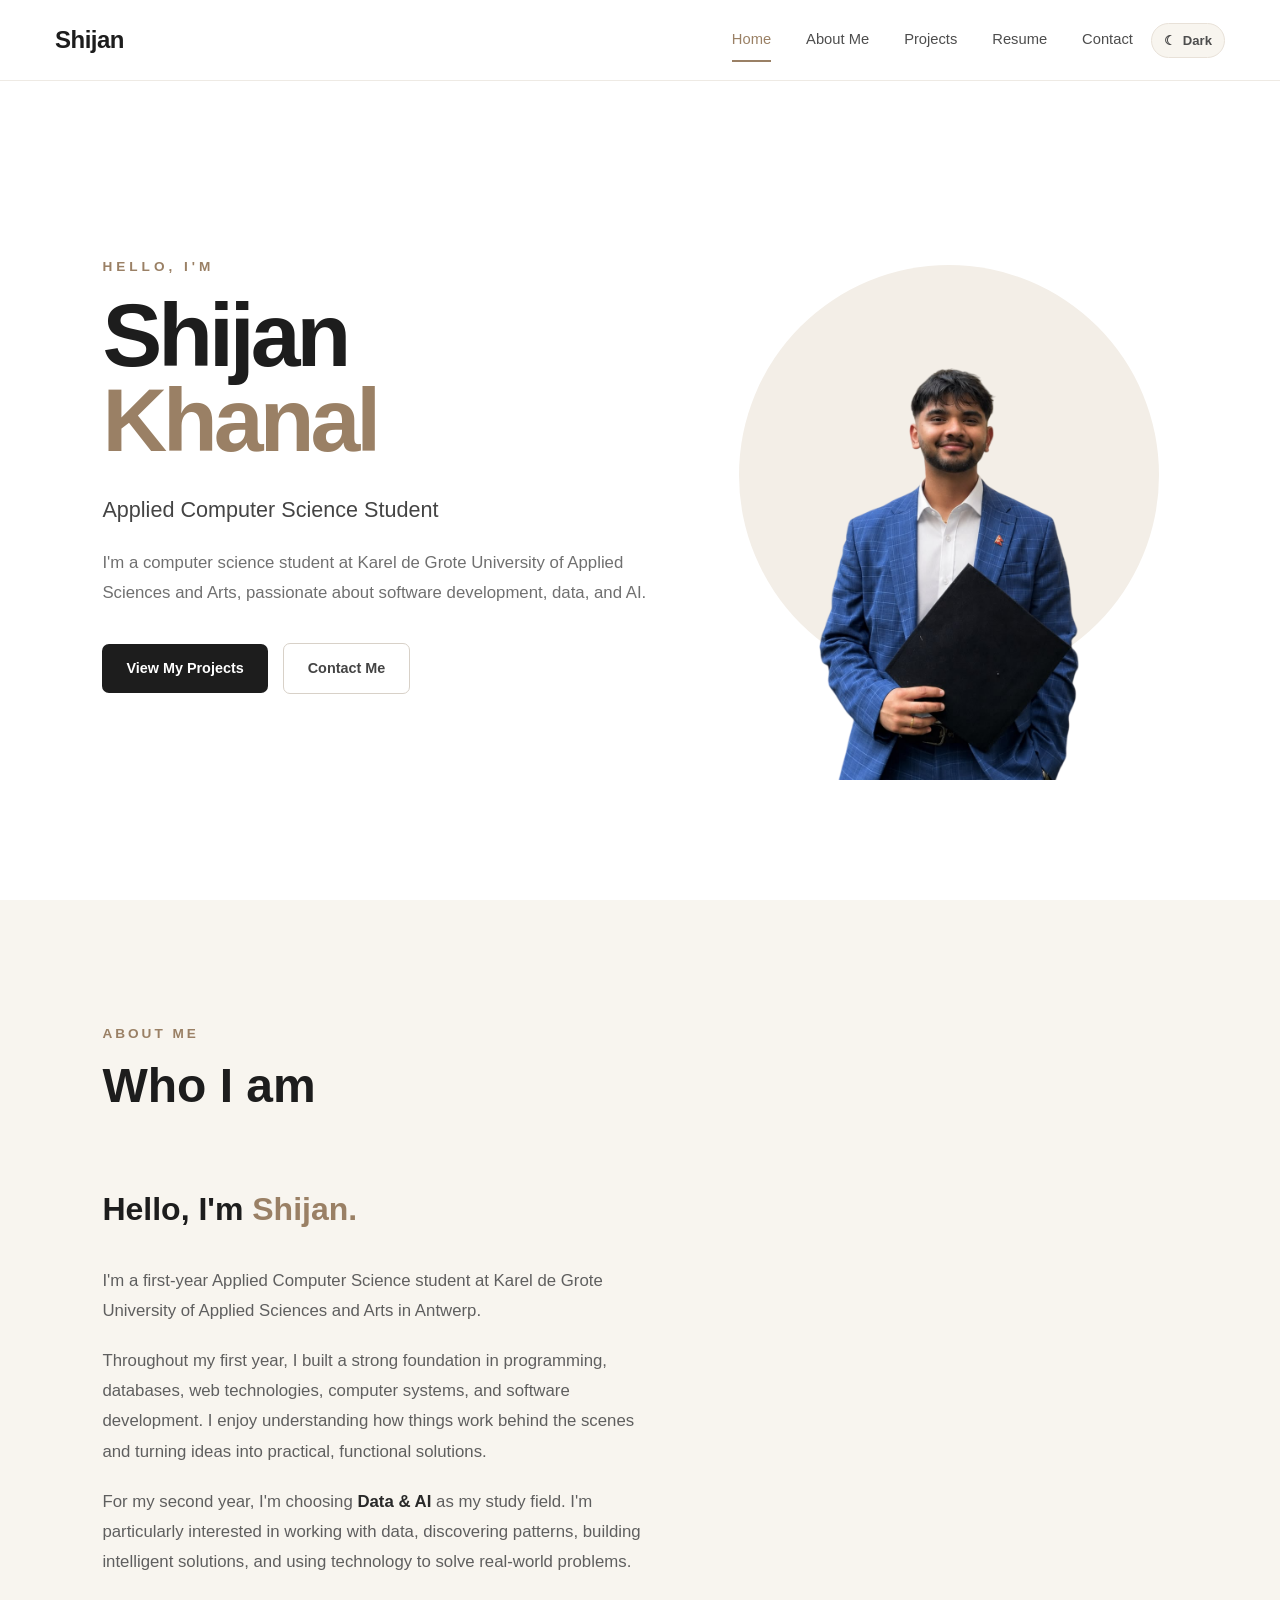
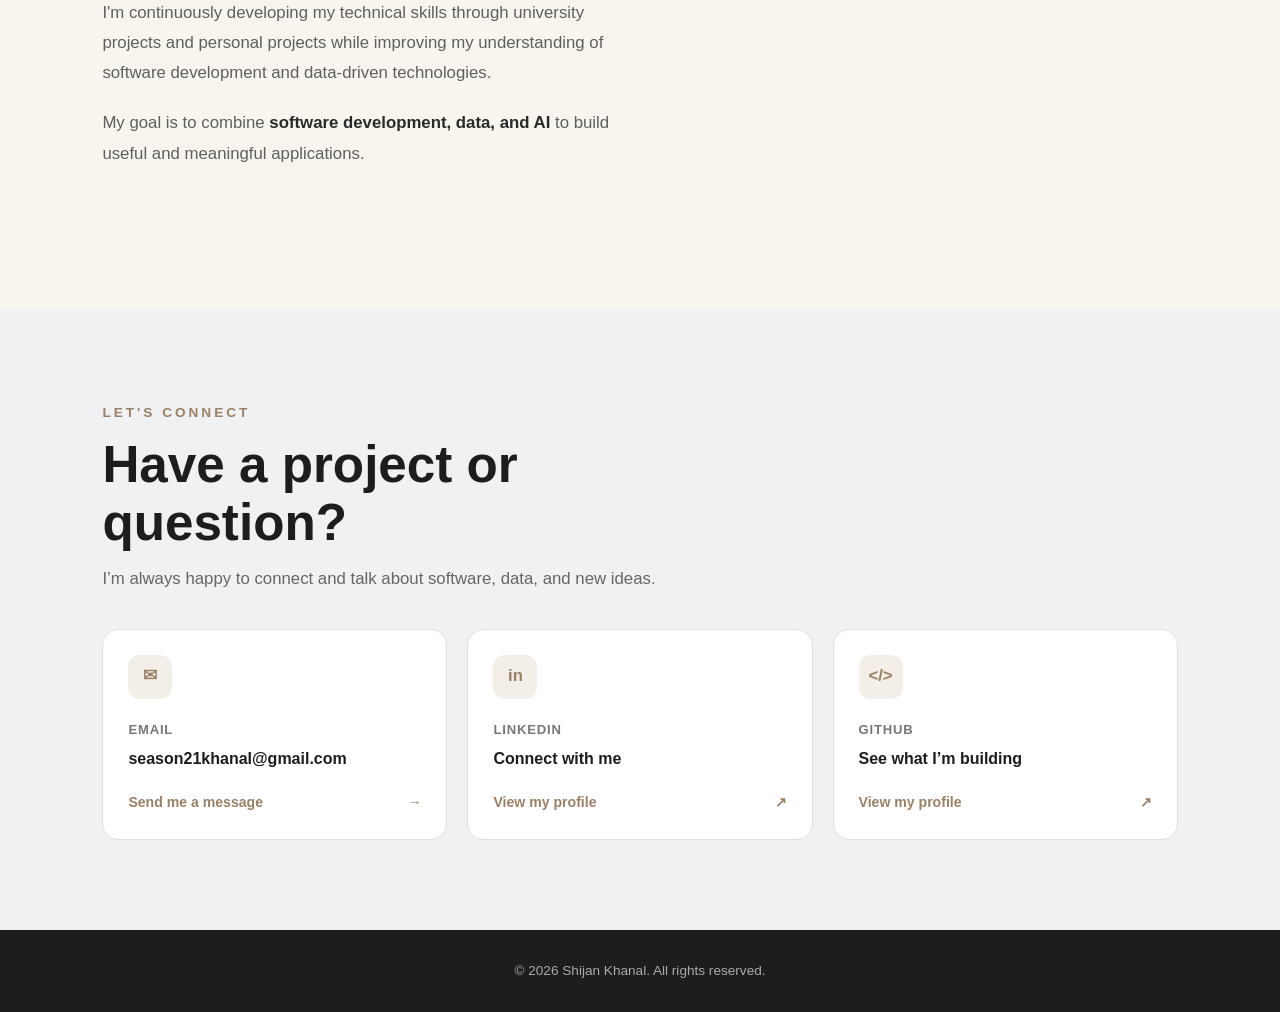
<file: index.html>
<!DOCTYPE html>
<html lang="en">

<head>
    <meta charset="UTF-8">

    <meta name="viewport" content="width=device-width, initial-scale=1.0">

    <meta
            name="description"
            content="Shijan Khanal - Applied Computer Science student specializing in Data & AI."
    >

    <title>Shijan Khanal | Portfolio</title>

    <link rel="stylesheet" href="css/style.css">
</head>

<body>


<!-- =====================================================
     NAVIGATION
====================================================== -->

<header class="navbar">

    <div class="nav-container">

        <a href="index.html" class="logo">
            Shijan
        </a>

        <div class="nav-controls">
        <nav class="nav-menu">

            <a href="index.html" class="nav-link active">
                Home
            </a>

            <a href="index.html#about" class="nav-link">
                About Me
            </a>

            <a href="html/projects.html" class="nav-link">
                Projects
            </a>

            <a href="html/resume.html" class="nav-link">
                Resume
            </a>

            <a href="html/contact.html" class="nav-link">
                Contact
            </a>

        </nav>

            <button class="theme-toggle" type="button" aria-label="Switch to dark theme" aria-pressed="false">
                <span class="theme-toggle-icon" aria-hidden="true">☾</span>
                <span class="theme-toggle-text">Dark</span>
            </button>
        </div>

        <button class="menu-button" aria-label="Open navigation menu">
            ☰
        </button>

    </div>

</header>

<main>

    <section id="home" class="hero-section">

        <div class="hero-container">

            <div class="hero-content">

                <p class="hero-small-text">
                    HELLO, I'M
                </p>

                <h1>
                    Shijan
                    <span>Khanal</span>
                </h1>

                <h2>
                    Applied Computer Science Student
                </h2>

                <p class="hero-description">
                    I'm a computer science student at Karel de Grote
                    University of Applied Sciences and Arts, passionate
                    about software development, data, and AI.
                </p>

                <div class="hero-buttons">

                    <a href="html/projects.html" class="primary-button">
                        View My Projects
                    </a>

                    <a href="html/contact.html" class="secondary-button">
                        Contact Me
                    </a>

                </div>

            </div>

            <div class="hero-image-container">

                <div class="hero-image-background"></div>

                <img
                        src="images/shijan.png"
                        alt="Portrait of Shijan Khanal"
                        class="hero-image"
                >

            </div>

        </div>

    </section>

    <section id="about" class="about-section">

        <div class="about-container">

            <div class="section-heading">

                <span class="section-label">
                    ABOUT ME
                </span>

                <h2>
                    Who I am
                </h2>

            </div>

            <div class="about-content">

                <div class="about-text">

                    <h3>
                        Hello, I'm
                        <span>Shijan.</span>
                    </h3>

                    <p>
                        I'm a first-year Applied Computer Science
                        student at Karel de Grote University of
                        Applied Sciences and Arts in Antwerp.
                    </p>

                    <p>
                        Throughout my first year, I built a strong
                        foundation in programming, databases, web
                        technologies, computer systems, and software
                        development. I enjoy understanding how things
                        work behind the scenes and turning ideas into
                        practical, functional solutions.
                    </p>

                    <p>
                        For my second year, I'm choosing
                        <strong>Data & AI</strong>
                        as my study field. I'm particularly interested
                        in working with data, discovering patterns,
                        building intelligent solutions, and using
                        technology to solve real-world problems.
                    </p>

                    <p>
                        I'm continuously developing my technical skills
                        through university projects and personal
                        projects while improving my understanding of
                        software development and data-driven
                        technologies.
                    </p>

                    <p>
                        My goal is to combine
                        <strong>software development, data, and AI</strong>
                        to build useful and meaningful applications.
                    </p>

                </div>

                
    </div>
</section>
<section id="contact" class="contact-section">
    <div class="contact-container">
        <div class="contact-intro">
            <span class="section-label">LET'S CONNECT</span>
            <h2>Have a project or question?</h2>
            <p>I’m always happy to connect and talk about software, data, and new ideas.</p>
        </div>

        <div class="contact-cards">
            <a class="contact-card" href="mailto:shijan.khanal@outlook.com">
                <span class="contact-card-icon" aria-hidden="true">✉</span>
                <span class="contact-card-label">Email</span>
                <strong>season21khanal@gmail.com</strong>
                <span class="contact-card-action">Send me a message <span aria-hidden="true">→</span></span>
            </a>
            <a class="contact-card" href="https://www.linkedin.com/in/shijan-khanal" target="_blank" rel="noreferrer">
                <span class="contact-card-icon" aria-hidden="true">in</span>
                <span class="contact-card-label">LinkedIn</span>
                <strong>Connect with me</strong>
                <span class="contact-card-action">View my profile <span aria-hidden="true">↗</span></span>
            </a>
            <a class="contact-card" href="https://github.com/Shijan-khanal/Shijan-khanal" target="_blank" rel="noreferrer">
                <span class="contact-card-icon" aria-hidden="true">&lt;/&gt;</span>
                <span class="contact-card-label">GitHub</span>
                <strong>See what I’m building</strong>
                <span class="contact-card-action">View my profile <span aria-hidden="true">↗</span></span>
            </a>
        </div>
    </div>
</section>


<footer class="footer">

    <p>
        © 2026 Shijan Khanal. All rights reserved.
    </p>

</footer>

<script src="js/script.js"></script>

</body>

</html>
</file>
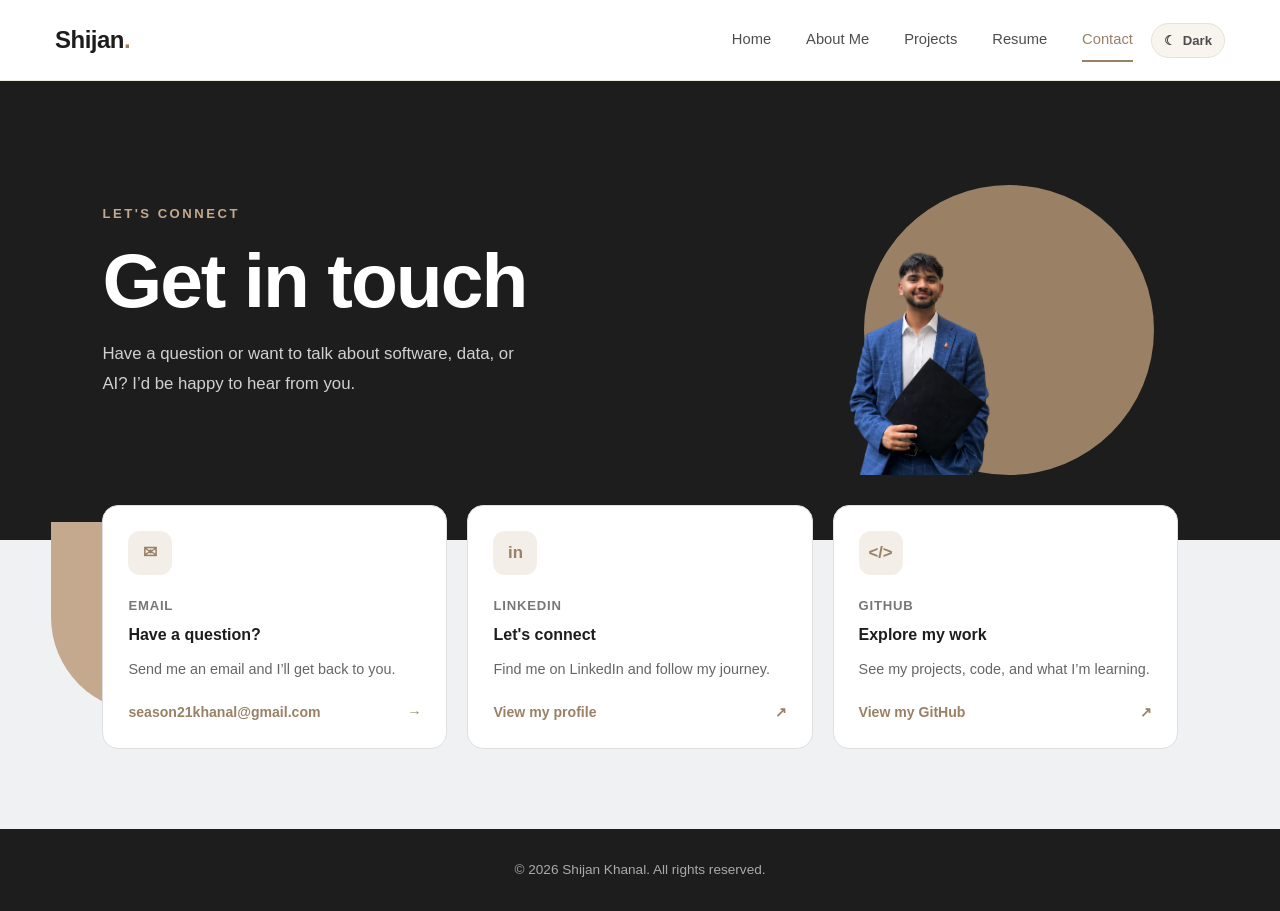
<file: html/contact.html>
<!DOCTYPE html>
<html lang="en">

<head>
    <meta charset="UTF-8">
    <meta name="viewport" content="width=device-width, initial-scale=1.0">
    <title>Contact | Shijan Khanal</title>
    <link rel="stylesheet" href="../css/style.css">
</head>

<body>

<header class="navbar">
    <div class="nav-container">
        <a href="../index.html" class="logo">Shijan<span>.</span></a>

        <div class="nav-controls">
        <nav class="nav-menu">
            <a href="../index.html" class="nav-link">Home</a>
            <a href="../index.html#about" class="nav-link">About Me</a>
            <a href="projects.html" class="nav-link">Projects</a>
            <a href="resume.html" class="nav-link">Resume</a>
            <a href="contact.html" class="nav-link active">Contact</a>
        </nav>

            <button class="theme-toggle" type="button" aria-label="Switch to dark theme" aria-pressed="false">
                <span class="theme-toggle-icon" aria-hidden="true">☾</span>
                <span class="theme-toggle-text">Dark</span>
            </button>
        </div>

        <button class="menu-button" aria-label="Open navigation menu">☰</button>
    </div>
</header>

<main class="contact-page-main">
    <section class="contact-hero">
        <div class="contact-hero-container">
            <div class="contact-hero-copy">
                <span class="contact-eyebrow">LET'S CONNECT</span>
                <h1>Get in touch</h1>
                <p>
                    Have a question or want to talk about software, data, or AI?
                    I’d be happy to hear from you.
                </p>
            </div>

            <div class="contact-hero-image">
                <img src="../images/shijan.png" alt="Portrait of Shijan Khanal">
            </div>
        </div>
    </section>

    <section id="contact" class="contact-options">
        <div class="contact-options-container">
            <div class="contact-cards">
                <a class="contact-card" href="mailto:shijan.khanal@outlook.com">
                    <span class="contact-card-icon" aria-hidden="true">✉</span>
                    <span class="contact-card-label">Email</span>
                    <strong>Have a question?</strong>
                    <p>Send me an email and I’ll get back to you.</p>
                    <span class="contact-card-action">season21khanal@gmail.com <span aria-hidden="true">→</span></span>
                </a>

                <a class="contact-card" href="https://www.linkedin.com/in/shijan-khanal" target="_blank" rel="noreferrer">
                    <span class="contact-card-icon" aria-hidden="true">in</span>
                    <span class="contact-card-label">LinkedIn</span>
                    <strong>Let's connect</strong>
                    <p>Find me on LinkedIn and follow my journey.</p>
                    <span class="contact-card-action">View my profile <span aria-hidden="true">↗</span></span>
                </a>

                <a class="contact-card" href="https://github.com/Shijan-khanal/Shijan-khanal" target="_blank" rel="noreferrer">
                    <span class="contact-card-icon" aria-hidden="true">&lt;/&gt;</span>
                    <span class="contact-card-label">GitHub</span>
                    <strong>Explore my work</strong>
                    <p>See my projects, code, and what I’m learning.</p>
                    <span class="contact-card-action">View my GitHub <span aria-hidden="true">↗</span></span>
                </a>
            </div>
        </div>
    </section>
</main>

<footer class="footer">
    <p>© 2026 Shijan Khanal. All rights reserved.</p>
</footer>

<script src="../js/script.js"></script>
</body>
</html>
</file>
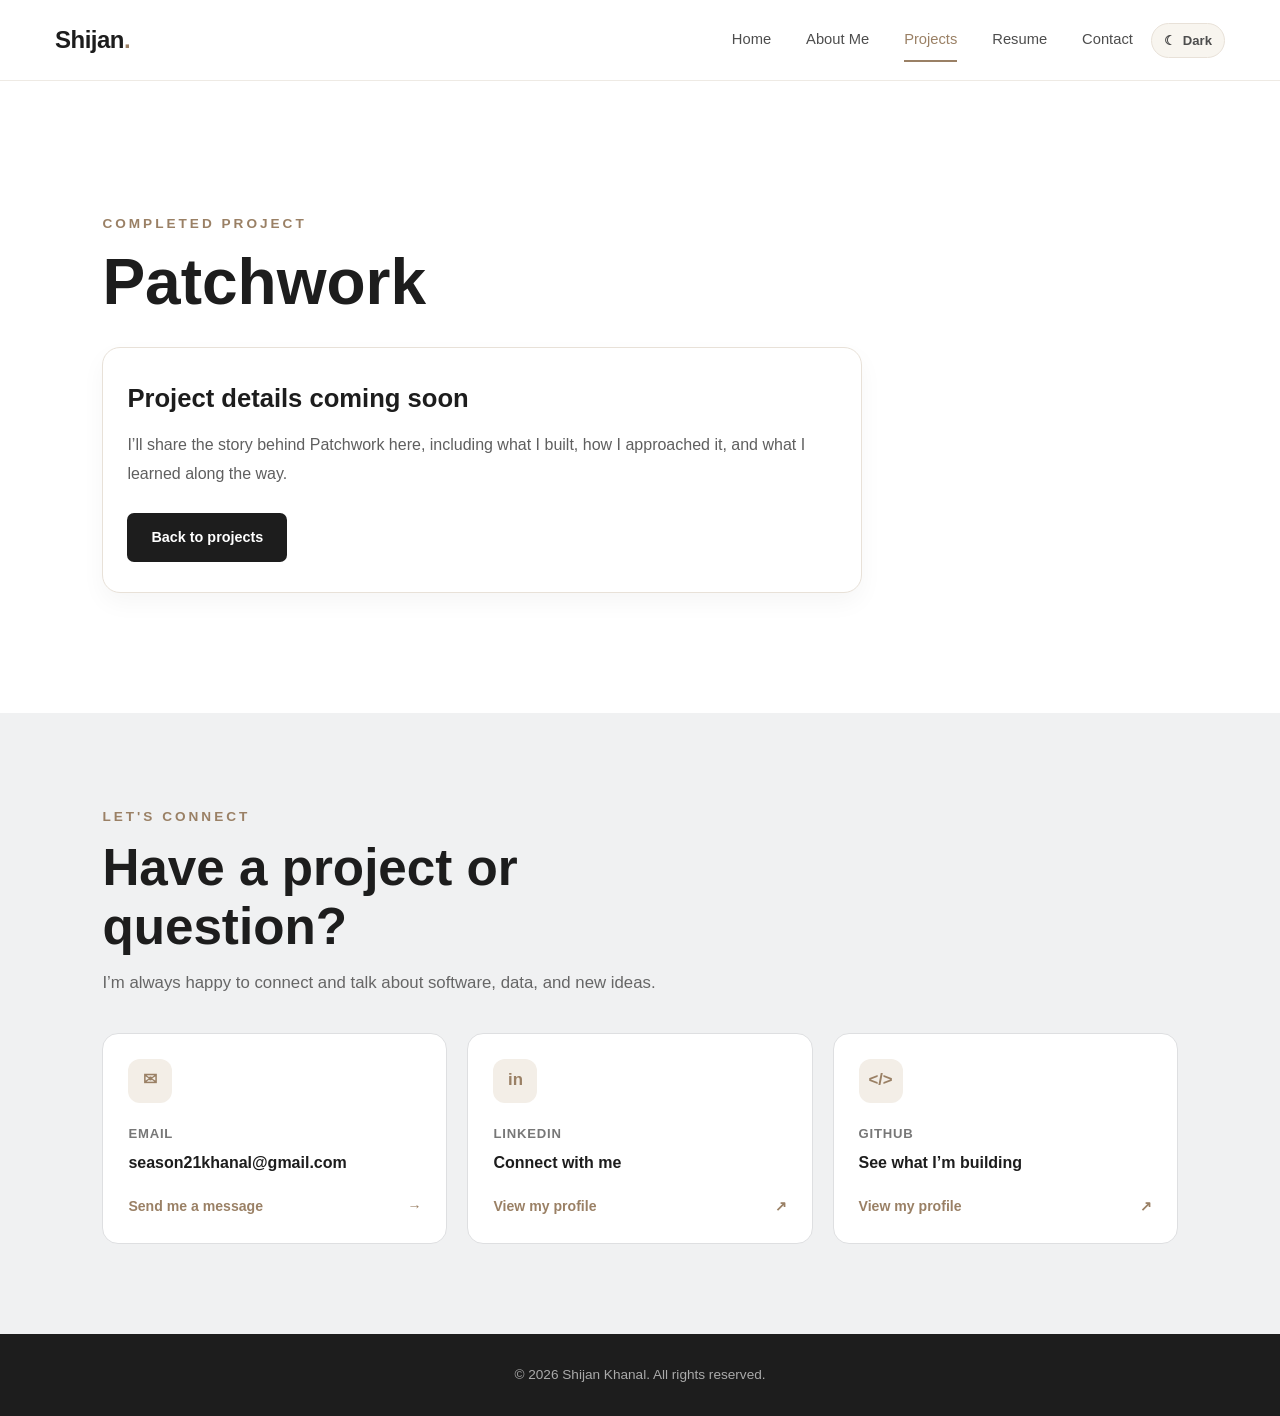
<file: html/patchwork.html>
<!DOCTYPE html>
<html lang="en">

<head>
    <meta charset="UTF-8">
    <meta name="viewport" content="width=device-width, initial-scale=1.0">
    <title>Patchwork | Shijan Khanal</title>
    <link rel="stylesheet" href="../css/style.css">
</head>

<body>

<header class="navbar">
    <div class="nav-container">
        <a href="../index.html" class="logo">Shijan<span>.</span></a>

        <div class="nav-controls">
        <nav class="nav-menu">
            <a href="../index.html" class="nav-link">Home</a>
            <a href="../index.html#about" class="nav-link">About Me</a>
            <a href="projects.html" class="nav-link active">Projects</a>
            <a href="resume.html" class="nav-link">Resume</a>
            <a href="contact.html" class="nav-link">Contact</a>
        </nav>

            <button class="theme-toggle" type="button" aria-label="Switch to dark theme" aria-pressed="false">
                <span class="theme-toggle-icon" aria-hidden="true">☾</span>
                <span class="theme-toggle-text">Dark</span>
            </button>
        </div>

        <button class="menu-button" aria-label="Open navigation menu">☰</button>
    </div>
</header>

<main class="page-main">
    <section class="page-section">
        <div class="page-container patchwork-container">
            <span class="section-label">COMPLETED PROJECT</span>
            <h1>Patchwork</h1>

            <div class="page-card patchwork-placeholder">
                <h2>Project details coming soon</h2>
                <p>
                    I’ll share the story behind Patchwork here, including what I built, how I approached it,
                    and what I learned along the way.
                </p>
                <a class="primary-button" href="projects.html">Back to projects</a>
            </div>
        </div>
    </section>
</main>

<section id="contact" class="contact-section">
    <div class="contact-container">
        <div class="contact-intro">
            <span class="section-label">LET'S CONNECT</span>
            <h2>Have a project or question?</h2>
            <p>I’m always happy to connect and talk about software, data, and new ideas.</p>
        </div>

        <div class="contact-cards">
            <a class="contact-card" href="mailto:shijan.khanal@outlook.com">
                <span class="contact-card-icon" aria-hidden="true">✉</span>
                <span class="contact-card-label">Email</span>
                <strong>season21khanal@gmail.com</strong>
                <span class="contact-card-action">Send me a message <span aria-hidden="true">→</span></span>
            </a>
            <a class="contact-card" href="https://www.linkedin.com/in/shijan-khanal" target="_blank" rel="noreferrer">
                <span class="contact-card-icon" aria-hidden="true">in</span>
                <span class="contact-card-label">LinkedIn</span>
                <strong>Connect with me</strong>
                <span class="contact-card-action">View my profile <span aria-hidden="true">↗</span></span>
            </a>
            <a class="contact-card" href="https://github.com/Shijan-khanal/Shijan-khanal" target="_blank" rel="noreferrer">
                <span class="contact-card-icon" aria-hidden="true">&lt;/&gt;</span>
                <span class="contact-card-label">GitHub</span>
                <strong>See what I’m building</strong>
                <span class="contact-card-action">View my profile <span aria-hidden="true">↗</span></span>
            </a>
        </div>
    </div>
</section>

<footer class="footer">
    <p>© 2026 Shijan Khanal. All rights reserved.</p>
</footer>

<script src="../js/script.js"></script>
</body>
</html>
</file>
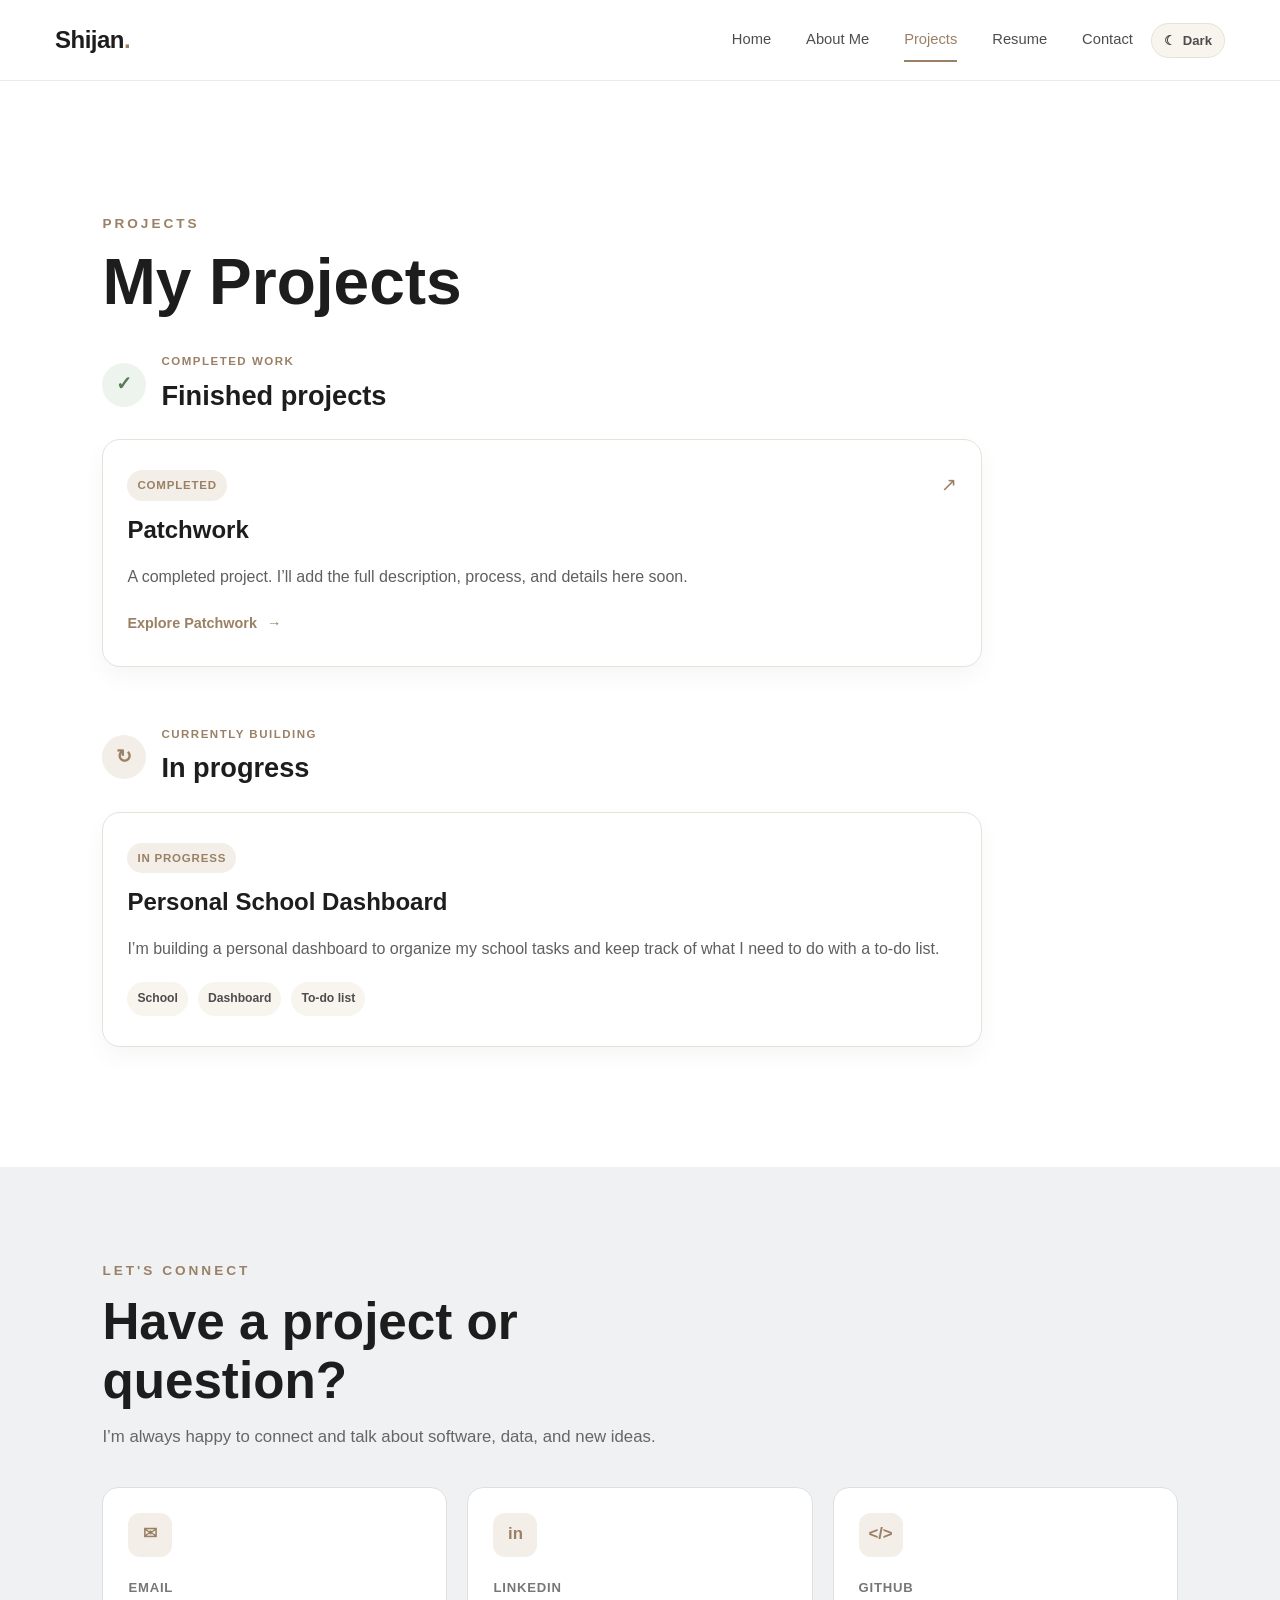
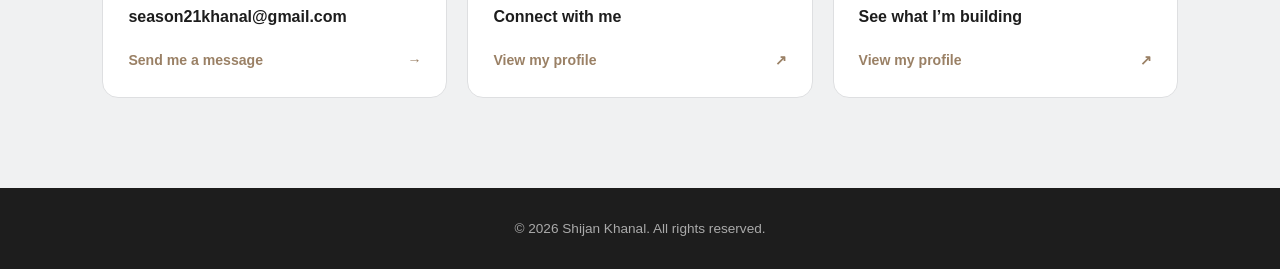
<file: html/projects.html>
<!DOCTYPE html>
<html lang="en">

<head>
    <meta charset="UTF-8">
    <meta name="viewport" content="width=device-width, initial-scale=1.0">
    <title>Projects | Shijan Khanal</title>
    <link rel="stylesheet" href="../css/style.css">
</head>

<body>

<header class="navbar">
    <div class="nav-container">
        <a href="../index.html" class="logo">Shijan<span>.</span></a>

        <div class="nav-controls">
        <nav class="nav-menu">
            <a href="../index.html" class="nav-link">Home</a>
            <a href="../index.html#about" class="nav-link">About Me</a>
            <a href="projects.html" class="nav-link active">Projects</a>
            <a href="resume.html" class="nav-link">Resume</a>
            <a href="contact.html" class="nav-link">Contact</a>
        </nav>

            <button class="theme-toggle" type="button" aria-label="Switch to dark theme" aria-pressed="false">
                <span class="theme-toggle-icon" aria-hidden="true">☾</span>
                <span class="theme-toggle-text">Dark</span>
            </button>
        </div>

        <button class="menu-button" aria-label="Open navigation menu">☰</button>
    </div>
</header>

<main class="page-main">
    <section class="page-section">
        <div class="page-container">
            <span class="section-label">PROJECTS</span>
            <h1>My Projects</h1>

            <div class="project-group">
                <div class="project-group-heading">
                    <span class="project-group-marker project-group-marker-complete" aria-hidden="true">✓</span>
                    <div>
                        <span class="project-group-label">COMPLETED WORK</span>
                        <h2>Finished projects</h2>
                    </div>
                </div>

                <div class="project-list">
                    <a class="page-card project-card" href="patchwork.html">
                        <div class="project-card-topline">
                            <span class="card-tag">Completed</span>
                            <span class="project-card-arrow" aria-hidden="true">↗</span>
                        </div>
                        <h3>Patchwork</h3>
                        <p>
                            A completed project. I’ll add the full description, process, and details here soon.
                        </p>
                        <span class="project-card-action">Explore Patchwork <span aria-hidden="true">→</span></span>
                    </a>
                </div>
            </div>

            <div class="project-group">
                <div class="project-group-heading">
                    <span class="project-group-marker project-group-marker-progress" aria-hidden="true">↻</span>
                    <div>
                        <span class="project-group-label">CURRENTLY BUILDING</span>
                        <h2>In progress</h2>
                    </div>
                </div>

                <div class="project-list">
                    <article class="page-card project-card project-card-in-progress">
                        <div class="project-card-topline">
                            <span class="card-tag">In progress</span>
                        </div>
                        <h3>Personal School Dashboard</h3>
                        <p>
                            I’m building a personal dashboard to organize my school tasks and keep track of
                            what I need to do with a to-do list.
                        </p>
                        <div class="page-meta">
                            <span>School</span>
                            <span>Dashboard</span>
                            <span>To-do list</span>
                        </div>
                    </article>
                </div>
            </div>
        </div>
    </section>
</main>

<section id="contact" class="contact-section">
    <div class="contact-container">
        <div class="contact-intro">
            <span class="section-label">LET'S CONNECT</span>
            <h2>Have a project or question?</h2>
            <p>I’m always happy to connect and talk about software, data, and new ideas.</p>
        </div>

        <div class="contact-cards">
            <a class="contact-card" href="mailto:shijan.khanal@outlook.com">
                <span class="contact-card-icon" aria-hidden="true">✉</span>
                <span class="contact-card-label">Email</span>
                <strong>season21khanal@gmail.com</strong>
                <span class="contact-card-action">Send me a message <span aria-hidden="true">→</span></span>
            </a>
            <a class="contact-card" href="https://www.linkedin.com/in/shijan-khanal" target="_blank" rel="noreferrer">
                <span class="contact-card-icon" aria-hidden="true">in</span>
                <span class="contact-card-label">LinkedIn</span>
                <strong>Connect with me</strong>
                <span class="contact-card-action">View my profile <span aria-hidden="true">↗</span></span>
            </a>
            <a class="contact-card" href="https://github.com/Shijan-khanal/Shijan-khanal" target="_blank" rel="noreferrer">
                <span class="contact-card-icon" aria-hidden="true">&lt;/&gt;</span>
                <span class="contact-card-label">GitHub</span>
                <strong>See what I’m building</strong>
                <span class="contact-card-action">View my profile <span aria-hidden="true">↗</span></span>
            </a>
        </div>
    </div>
</section>

<footer class="footer">
    <p>© 2026 Shijan Khanal. All rights reserved.</p>
</footer>

<script src="../js/script.js"></script>
</body>
</html>
</file>
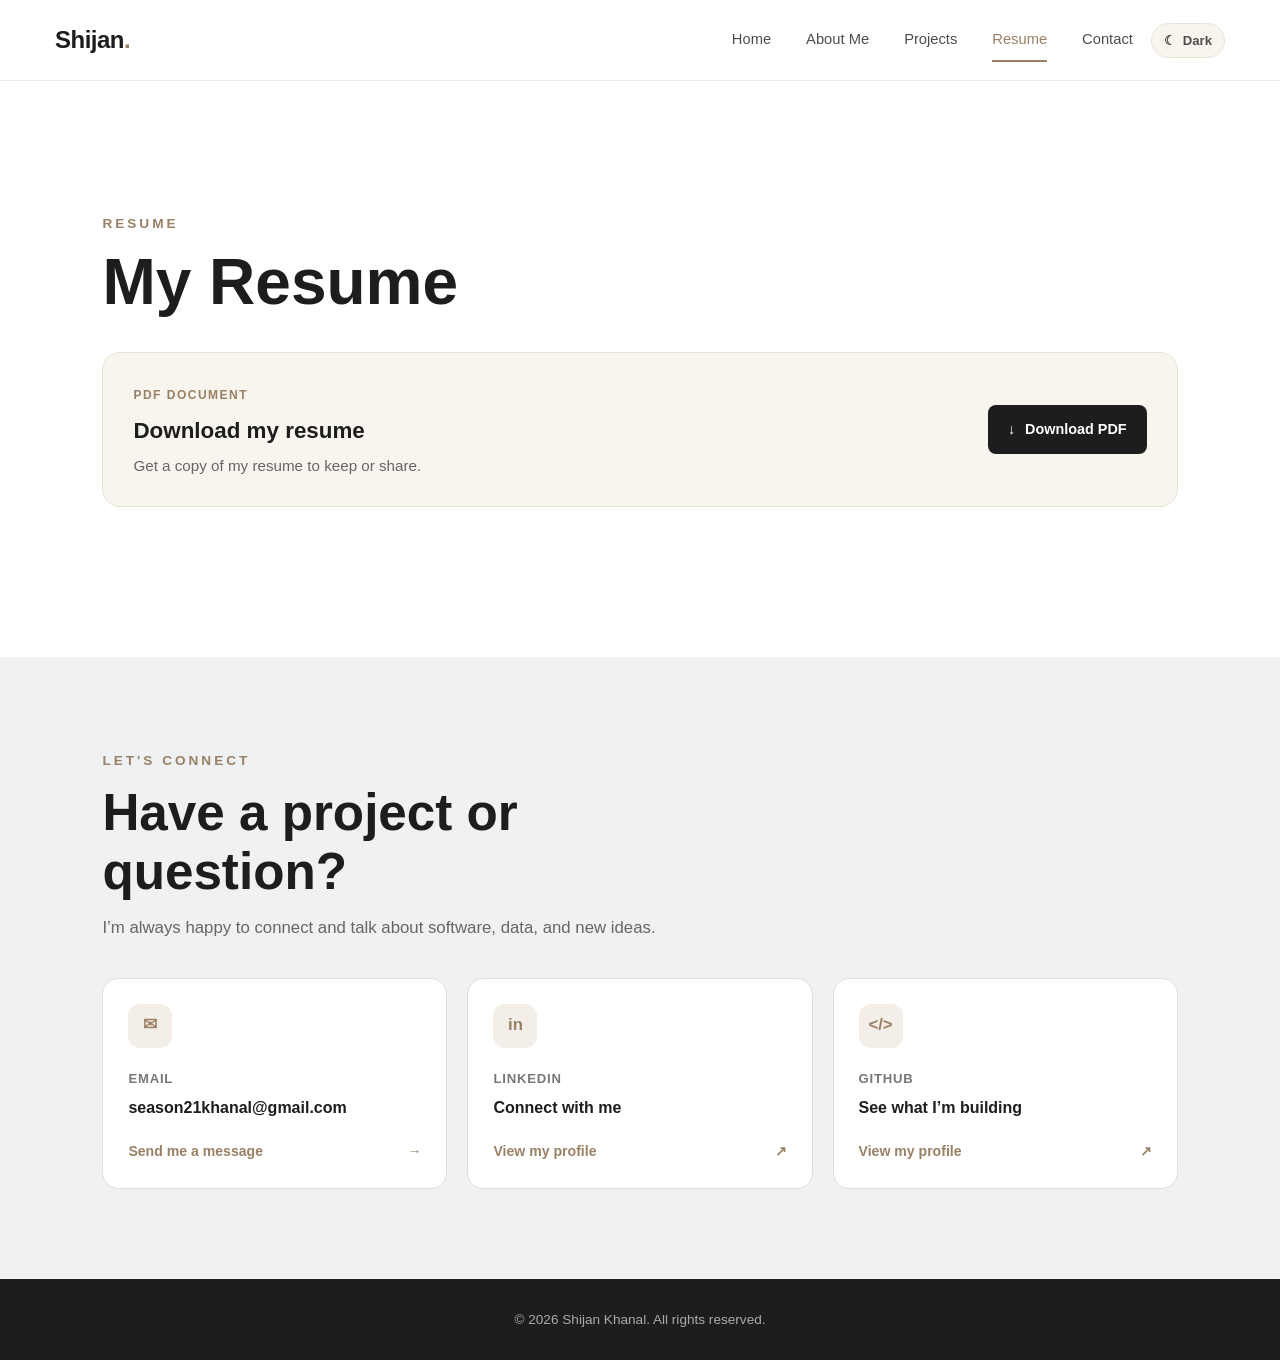
<file: html/resume.html>
<!DOCTYPE html>
<html lang="en">

<head>
    <meta charset="UTF-8">
    <meta name="viewport" content="width=device-width, initial-scale=1.0">
    <title>Resume | Shijan Khanal</title>
    <link rel="stylesheet" href="../css/style.css">
</head>

<body>

<header class="navbar">
    <div class="nav-container">
        <a href="../index.html" class="logo">Shijan<span>.</span></a>

        <div class="nav-controls">
        <nav class="nav-menu">
            <a href="../index.html" class="nav-link">Home</a>
            <a href="../index.html#about" class="nav-link">About Me</a>
            <a href="projects.html" class="nav-link">Projects</a>
            <a href="resume.html" class="nav-link active">Resume</a>
            <a href="contact.html" class="nav-link">Contact</a>
        </nav>

            <button class="theme-toggle" type="button" aria-label="Switch to dark theme" aria-pressed="false">
                <span class="theme-toggle-icon" aria-hidden="true">☾</span>
                <span class="theme-toggle-text">Dark</span>
            </button>
        </div>

        <button class="menu-button" aria-label="Open navigation menu">☰</button>
    </div>
</header>

<main class="page-main">
    <section class="page-section">
        <div class="page-container">
            <span class="section-label">RESUME</span>
            <h1>My Resume</h1>

            <div class="resume-download">
                <div>
                    <span class="resume-download-label">PDF DOCUMENT</span>
                    <h2>Download my resume</h2>
                    <p>Get a copy of my resume to keep or share.</p>
                </div>
                <a class="resume-download-button" href="../Shijan-Khanal-Resume.pdf" download="Shijan-Khanal-Resume.pdf">
                    <span aria-hidden="true">↓</span>
                    Download PDF
                </a>
            </div>
        </div>
    </section>
</main>

<section id="contact" class="contact-section">
    <div class="contact-container">
        <div class="contact-intro">
            <span class="section-label">LET'S CONNECT</span>
            <h2>Have a project or question?</h2>
            <p>I’m always happy to connect and talk about software, data, and new ideas.</p>
        </div>

        <div class="contact-cards">
            <a class="contact-card" href="mailto:shijan.khanal@outlook.com">
                <span class="contact-card-icon" aria-hidden="true">✉</span>
                <span class="contact-card-label">Email</span>
                <strong>season21khanal@gmail.com</strong>
                <span class="contact-card-action">Send me a message <span aria-hidden="true">→</span></span>
            </a>
            <a class="contact-card" href="https://www.linkedin.com/in/shijan-khanal" target="_blank" rel="noreferrer">
                <span class="contact-card-icon" aria-hidden="true">in</span>
                <span class="contact-card-label">LinkedIn</span>
                <strong>Connect with me</strong>
                <span class="contact-card-action">View my profile <span aria-hidden="true">↗</span></span>
            </a>
            <a class="contact-card" href="https://github.com/Shijan-khanal/Shijan-khanal" target="_blank" rel="noreferrer">
                <span class="contact-card-icon" aria-hidden="true">&lt;/&gt;</span>
                <span class="contact-card-label">GitHub</span>
                <strong>See what I’m building</strong>
                <span class="contact-card-action">View my profile <span aria-hidden="true">↗</span></span>
            </a>
        </div>
    </div>
</section>

<footer class="footer">
    <p>© 2026 Shijan Khanal. All rights reserved.</p>
</footer>

<script src="../js/script.js"></script>
</body>
</html>
</file>
<file: css/style.css>
/* =========================================================
   GLOBAL RESET
========================================================= */

* {
    margin: 0;
    padding: 0;
    box-sizing: border-box;
}


html {
    scroll-behavior: smooth;
}


body {
    font-family: Arial, Helvetica, sans-serif;

    background-color: #ffffff;
    
    color: #1d1d1d;

    line-height: 1.6;
}


a {
    text-decoration: none;
    color: inherit;
}


button {
    font-family: inherit;
}


img {
    max-width: 100%;
    display: block;
}



/* =========================================================
   NAVIGATION BAR
========================================================= */

.navbar {
    position: fixed;

    top: 0;
    left: 0;

    width: 100%;

    z-index: 1000;

    background-color: rgba(255, 255, 255, 0.92);

    backdrop-filter: blur(10px);

    border-bottom: 1px solid #eeeae4;
}


.nav-container {
    max-width: 1250px;

    height: 80px;

    margin: 0 auto;

    padding: 0 40px;

    display: flex;

    align-items: center;

    justify-content: space-between;
}



/* =========================================================
   LOGO
========================================================= */

.logo {
    font-size: 1.5rem;

    font-weight: 700;

    letter-spacing: -0.5px;

    color: #1d1d1d;
}


.logo span {
    color: #9a8065;
}



/* =========================================================
   NAVIGATION MENU
========================================================= */

.nav-menu {
    display: flex;

    align-items: center;

    gap: 35px;

    height: 100%;
}


.nav-link {
    position: relative;

    display: flex;

    align-items: center;

    height: 100%;

    font-size: 0.92rem;

    font-weight: 500;

    color: #4d4d4d;

    transition: color 0.3s ease;
}


.nav-link:hover,
.nav-link.active {
    color: #9a8065;
}



/* Underline */

.nav-link::after {
    content: "";

    position: absolute;

    bottom: 18px;
    left: 0;

    width: 0;
    height: 2px;

    background-color: #9a8065;

    transition: width 0.3s ease;
}


.nav-link:hover::after,
.nav-link.active::after {
    width: 100%;
}



/* =========================================================
   PROJECT DROPDOWN
========================================================= */

.nav-dropdown {
    position: relative;

    height: 100%;

    display: flex;

    align-items: center;
}


.dropdown-link {
    gap: 5px;
}


.dropdown-arrow {
    font-size: 0.8rem;

    transition: transform 0.3s ease;
}


.nav-dropdown:hover .dropdown-arrow {
    transform: rotate(180deg);
}


.dropdown-menu {
    position: absolute;

    top: 80px;
    left: 50%;

    transform: translateX(-50%) translateY(10px);

    min-width: 190px;

    padding: 10px;

    background-color: #ffffff;

    border: 1px solid #e8e1d8;

    border-radius: 10px;

    box-shadow: 0 15px 35px rgba(0, 0, 0, 0.08);

    opacity: 0;

    visibility: hidden;

    transition:
            opacity 0.25s ease,
            transform 0.25s ease,
            visibility 0.25s ease;
}


.nav-dropdown:hover .dropdown-menu {
    opacity: 1;

    visibility: visible;

    transform: translateX(-50%) translateY(0);
}


.dropdown-menu a {
    display: block;

    padding: 10px 14px;

    border-radius: 7px;

    font-size: 0.88rem;

    color: #555;

    transition:
            background-color 0.2s ease,
            color 0.2s ease;
}


.dropdown-menu a:hover {
    background-color: #f8f5ef;

    color: #9a8065;
}



/* =========================================================
   MOBILE MENU BUTTON
========================================================= */

.menu-button {
    display: none;

    border: none;

    background: none;

    font-size: 1.6rem;

    cursor: pointer;

    color: #1d1d1d;
}


.nav-controls {
    display: flex;

    align-items: center;

    gap: 18px;

    height: 100%;
}


.theme-toggle {
    display: inline-flex;

    align-items: center;

    justify-content: center;

    gap: 7px;

    padding: 9px 12px;

    border: 1px solid #e8e1d8;

    border-radius: 999px;

    background-color: #f8f5ef;

    color: #4d4d4d;

    font-size: 0.82rem;

    font-weight: 600;

    cursor: pointer;

    transition: background-color 0.2s ease, border-color 0.2s ease, color 0.2s ease;
}


.theme-toggle:hover {
    border-color: #9a8065;

    color: #9a8065;
}


.theme-toggle:focus-visible {
    outline: 3px solid #9a8065;

    outline-offset: 3px;
}


/* =========================================================
   HERO SECTION
========================================================= */

.hero-section {
    min-height: 100vh;

    padding: 130px 8% 80px;

    background-color: #ffffff;

    display: flex;

    align-items: center;
}


.hero-container {
    width: 100%;

    max-width: 1200px;

    margin: 0 auto;

    display: grid;

    grid-template-columns: 1.1fr 0.9fr;

    align-items: center;

    gap: 60px;
}



/* =========================================================
   HERO TEXT
========================================================= */

.hero-content {
    max-width: 650px;
}


.hero-small-text {
    margin-bottom: 15px;

    font-size: 0.85rem;

    font-weight: 700;

    letter-spacing: 4px;

    color: #9a8065;
}


.hero-content h1 {
    margin-bottom: 10px;

    font-size: clamp(4rem, 7vw, 6.5rem);

    line-height: 0.95;

    letter-spacing: -4px;

    font-weight: 700;

    color: #1d1d1d;
}


.hero-content h1 span {
    display: block;

    color: #9a8065;
}


.hero-content h2 {
    margin-top: 30px;

    margin-bottom: 20px;

    font-size: 1.35rem;

    font-weight: 500;

    color: #444;
}


.hero-description {
    max-width: 570px;

    margin-bottom: 35px;

    font-size: 1.05rem;

    line-height: 1.8;

    color: #707070;
}



/* =========================================================
   HERO BUTTONS
========================================================= */

.hero-buttons {
    display: flex;

    align-items: center;

    gap: 15px;
}


.primary-button,
.secondary-button {
    display: inline-flex;

    align-items: center;

    justify-content: center;

    padding: 13px 24px;

    border-radius: 7px;

    font-size: 0.9rem;

    font-weight: 600;

    transition:
            transform 0.3s ease,
            background-color 0.3s ease,
            color 0.3s ease,
            border-color 0.3s ease;
}


.primary-button {
    background-color: #1d1d1d;

    color: #ffffff;
}


.primary-button:hover {
    transform: translateY(-3px);

    background-color: #9a8065;
}


.secondary-button {
    border: 1px solid #d8d1c8;

    color: #444;

    background-color: transparent;
}


.secondary-button:hover {
    transform: translateY(-3px);

    border-color: #9a8065;

    color: #9a8065;
}



/* =========================================================
   HERO IMAGE
========================================================= */

.hero-image-container {
    position: relative;

    min-height: 600px;

    display: flex;

    align-items: center;

    justify-content: center;
}


.hero-image-background {
    position: absolute;

    width: 420px;

    height: 420px;

    border-radius: 50%;

    background-color: #f3eee7;
}


.hero-image {
    position: relative;

    z-index: 2;

    transform: translateX(8%);

    width: 500px;

    max-width: 100%;

    height: auto;

    object-fit: contain;
}



/* =========================================================
   ABOUT SECTION
========================================================= */

.about-section {
    width: 100%;

    padding: 120px 8%;

    background-color: #f8f5ef;
}


.about-container {
    max-width: 1200px;

    margin: 0 auto;
}



/* =========================================================
   SECTION HEADING
========================================================= */

.section-heading {
    margin-bottom: 70px;
}


.section-label {
    display: inline-block;

    margin-bottom: 12px;

    font-size: 0.85rem;

    font-weight: 700;

    letter-spacing: 3px;

    color: #9a8065;
}


.section-heading h2 {
    margin: 0;

    font-size: 3rem;

    line-height: 1.2;

    font-weight: 700;

    color: #1d1d1d;
}



/* =========================================================
   ABOUT CONTENT
========================================================= */

.about-content {
    display: grid;

    grid-template-columns: 1.2fr 1fr;

    gap: 80px;

    align-items: start;
}



/* =========================================================
   ABOUT TEXT
========================================================= */

.about-text {
    max-width: 650px;
}


.about-text h3 {
    margin-top: 0;

    margin-bottom: 30px;

    font-size: 2rem;

    font-weight: 600;

    color: #1d1d1d;
}


.about-text h3 span {
    color: #9a8065;
}


.about-text p {
    margin-bottom: 20px;

    font-size: 1.05rem;

    line-height: 1.8;

    color: #5f5f5f;
}


.about-text strong {
    font-weight: 600;

    color: #292929;
}



/* =========================================================
   ABOUT INFORMATION CARDS
========================================================= */

.about-info {
    display: grid;

    grid-template-columns: 1fr 1fr;

    gap: 18px;
}


.info-card {
    display: flex;

    align-items: flex-start;

    gap: 16px;

    padding: 25px;

    background-color: #ffffff;

    border: 1px solid #e8e1d8;

    border-radius: 14px;

    transition:
            transform 0.3s ease,
            box-shadow 0.3s ease;
}


.info-card:hover {
    transform: translateY(-5px);

    box-shadow: 0 12px 30px rgba(0, 0, 0, 0.07);
}



/* =========================================================
   INFORMATION CARD ICON
========================================================= */

.info-icon {
    display: flex;

    align-items: center;

    justify-content: center;

    width: 45px;
    height: 45px;

    flex-shrink: 0;

    background-color: #f3eee7;

    border-radius: 10px;

    font-size: 1.25rem;
}



/* =========================================================
   INFORMATION CARD TEXT
========================================================= */

.info-card-content span {
    display: block;

    margin-bottom: 5px;

    font-size: 0.75rem;

    font-weight: 600;

    letter-spacing: 1px;

    text-transform: uppercase;

    color: #9a8065;
}


.info-card-content h4 {
    margin: 0 0 5px;

    font-size: 0.98rem;

    font-weight: 600;

    line-height: 1.4;

    color: #252525;
}


.info-card-content p {
    margin: 0;

    font-size: 0.85rem;

    line-height: 1.5;

    color: #777777;
}



/* =========================================================
   PAGE STYLES FOR SEPARATED PAGES
========================================================= */

.page-main {
    padding-top: 110px;
}


.page-section {
    min-height: 500px;

    padding: 100px 8% 120px;

    background-color: #ffffff;
}


.page-container {
    width: 100%;

    max-width: 1200px;

    margin: 0 auto;
}


.page-section h1 {
    margin-bottom: 35px;

    font-size: clamp(2.5rem, 5vw, 4rem);

    line-height: 1.1;

    color: #1d1d1d;
}


.page-grid {
    display: grid;

    grid-template-columns: repeat(3, minmax(0, 1fr));

    gap: 24px;

    margin-top: 30px;
}


.project-group + .project-group {
    margin-top: 58px;
}


.project-group-heading {
    display: flex;

    align-items: center;

    gap: 15px;

    margin-bottom: 22px;
}


.project-group-marker {
    display: flex;

    flex: 0 0 44px;

    align-items: center;

    justify-content: center;

    width: 44px;

    height: 44px;

    border-radius: 50%;

    font-size: 1.2rem;

    font-weight: 700;
}


.project-group-marker-complete {
    background-color: #edf3ed;

    color: #557b59;
}


.project-group-marker-progress {
    background-color: #f3eee7;

    color: #9a8065;
}


.project-group-label {
    display: block;

    margin-bottom: 3px;

    color: #9a8065;

    font-size: 0.72rem;

    font-weight: 700;

    letter-spacing: 1.5px;
}


.project-group-heading h2 {
    color: #1d1d1d;

    font-size: 1.7rem;
}


.project-list {
    display: grid;

    grid-template-columns: minmax(0, 1fr);

    gap: 20px;

    max-width: 880px;
}


.project-card {
    display: block;

    color: #1d1d1d;

    text-decoration: none;
}


a.project-card {
    transition: transform 0.25s ease, box-shadow 0.25s ease, border-color 0.25s ease;
}


a.project-card:hover {
    transform: translateY(-4px);

    border-color: #b5a28e;

    box-shadow: 0 14px 32px rgba(29, 29, 29, 0.09);
}


a.project-card:focus-visible {
    outline: 3px solid #9a8065;

    outline-offset: 4px;
}


.project-card-topline {
    display: flex;

    align-items: center;

    justify-content: space-between;

    margin-bottom: 10px;
}


.project-card-topline .card-tag {
    margin-bottom: 0;
}


.project-card-arrow {
    color: #9a8065;

    font-size: 1.2rem;
}


.project-card-action {
    display: inline-flex;

    gap: 10px;

    margin-top: 20px;

    color: #9a8065;

    font-size: 0.9rem;

    font-weight: 700;
}


.project-card-in-progress .card-tag {
    background-color: #f3eee7;
}


.patchwork-container h1 {
    margin-bottom: 30px;
}


.patchwork-placeholder {
    max-width: 760px;

    padding: 40px;
}


.patchwork-placeholder h2 {
    margin-bottom: 12px;

    color: #1d1d1d;

    font-size: 1.6rem;
}


.patchwork-placeholder p {
    margin-bottom: 24px;
}


.page-card {
    padding: 30px 24px;

    border: 1px solid #e8e1d8;

    border-radius: 18px;

    background-color: #ffffff;

    box-shadow: 0 10px 25px rgba(0, 0, 0, 0.04);
}


.page-card h3 {
    margin-bottom: 14px;

    font-size: 1.5rem;

    color: #1d1d1d;
}


.page-card p {
    color: #5f5f5f;

    line-height: 1.8;
}


.card-tag {
    display: inline-block;

    margin-bottom: 10px;

    padding: 6px 10px;

    border-radius: 999px;

    background-color: #f3eee7;

    color: #9a8065;

    font-size: 0.72rem;

    font-weight: 700;

    letter-spacing: 0.8px;

    text-transform: uppercase;
}


.page-meta {
    display: flex;

    flex-wrap: wrap;

    gap: 10px;

    margin-top: 18px;
}


.page-meta span {
    padding: 7px 10px;

    border-radius: 999px;

    background-color: #f8f5ef;

    color: #4d4d4d;

    font-size: 0.76rem;

    font-weight: 600;
}


.page-list {
    list-style: none;

    display: grid;

    gap: 12px;
}


.page-list li {
    position: relative;

    padding-left: 18px;

    color: #5f5f5f;

    line-height: 1.8;
}


.page-list li::before {
    content: "•";

    position: absolute;

    left: 0;

    color: #9a8065;

    font-size: 1.3rem;

    line-height: 1;
}


.resume-card + .resume-card {
    margin-top: 22px;
}


.resume-download {
    display: flex;

    align-items: center;

    justify-content: space-between;

    gap: 24px;

    margin-bottom: 30px;

    padding: 28px 30px;

    border: 1px solid #e8e1d8;

    border-radius: 18px;

    background-color: #f8f5ef;
}


.resume-download-label {
    display: inline-block;

    margin-bottom: 8px;

    color: #9a8065;

    font-size: 0.75rem;

    font-weight: 700;

    letter-spacing: 1.5px;
}


.resume-download h2 {
    margin-bottom: 5px;

    color: #1d1d1d;

    font-size: 1.4rem;
}


.resume-download p {
    color: #666;

    font-size: 0.95rem;
}


.resume-download-button {
    display: inline-flex;

    flex-shrink: 0;

    align-items: center;

    justify-content: center;

    gap: 10px;

    padding: 13px 20px;

    border-radius: 8px;

    background-color: #1d1d1d;

    color: #ffffff;

    font-size: 0.9rem;

    font-weight: 600;

    transition: transform 0.2s ease, background-color 0.2s ease;
}


.resume-download-button:hover {
    transform: translateY(-2px);

    background-color: #9a8065;
}


.contact-links {
    display: grid;

    gap: 16px;

    margin-top: 24px;
}


.social-link {
    display: inline-flex;

    align-items: center;

    width: fit-content;

    padding: 16px 20px;

    border: 1px solid #e8e1d8;

    border-radius: 12px;

    background-color: #ffffff;

    color: #1d1d1d;

    font-weight: 600;

    transition: transform 0.2s ease, border-color 0.2s ease, color 0.2s ease;
}


.social-link:hover {
    transform: translateY(-2px);

    border-color: #9a8065;

    color: #9a8065;
}


.contact-section {
    padding: 90px 8%;

    background-color: #f0f1f2;
}


.contact-page-section {
    min-height: calc(100vh - 60px);

    display: flex;

    align-items: center;

    padding-top: 150px;
}


.contact-page-main {
    padding-top: 80px;
}


.contact-hero {
    overflow: hidden;

    padding: 45px 8% 65px;

    background-color: #1d1d1d;

    color: #ffffff;
}


.contact-hero-container {
    display: grid;

    grid-template-columns: 1fr 0.9fr;

    align-items: center;

    gap: 70px;

    width: 100%;

    max-width: 1200px;

    min-height: 350px;

    margin: 0 auto;
}


.contact-hero-copy {
    max-width: 520px;
}


.contact-eyebrow {
    display: inline-block;

    margin-bottom: 16px;

    color: #c4a98e;

    font-size: 0.82rem;

    font-weight: 700;

    letter-spacing: 2.5px;
}


.contact-hero-copy h1 {
    margin-bottom: 18px;

    color: #ffffff;

    font-size: clamp(3rem, 6vw, 4.8rem);

    line-height: 1.05;

    letter-spacing: -2px;
}


.contact-hero-copy p {
    max-width: 440px;

    color: #d1d1d1;

    font-size: 1.05rem;

    line-height: 1.8;
}


.contact-hero-image {
    position: relative;

    height: 330px;

    align-self: end;
}


.contact-hero-image::before {
    position: absolute;

    right: 5%;

    bottom: 0;

    width: 290px;

    height: 290px;

    border-radius: 50%;

    background-color: #9a8065;

    content: "";
}


.contact-hero-image img {
    position: relative;

    z-index: 1;

    width: 100%;

    height: 100%;

    object-fit: contain;

    object-position: center bottom;
}


.contact-options {
    position: relative;

    padding: 0 8% 80px;

    background-color: #f0f1f2;

    scroll-margin-top: 80px;
}


.contact-options::before {
    position: absolute;

    top: -18px;

    left: 4%;

    width: 190px;

    height: 190px;

    border-radius: 0 0 55% 55%;

    background-color: #c4a98e;

    content: "";
}


.contact-options-container {
    position: relative;

    width: 100%;

    max-width: 1200px;

    margin: 0 auto;
}


.contact-options .contact-cards {
    position: relative;

    z-index: 1;

    transform: translateY(-35px);

    margin-bottom: -35px;
}


.contact-container {
    width: 100%;

    max-width: 1200px;

    margin: 0 auto;
}


.contact-intro {
    max-width: 650px;

    margin-bottom: 35px;
}


.contact-intro h1,
.contact-intro h2 {
    margin-bottom: 12px;

    font-size: clamp(2rem, 4vw, 3.2rem);

    line-height: 1.15;

    color: #1d1d1d;
}


.contact-intro p {
    color: #666;

    font-size: 1.05rem;

    line-height: 1.7;
}


.contact-cards {
    display: grid;

    grid-template-columns: repeat(3, minmax(0, 1fr));

    gap: 20px;
}


.contact-card {
    display: flex;

    flex-direction: column;

    align-items: flex-start;

    min-width: 0;

    padding: 25px;

    border: 1px solid #dedfe1;

    border-radius: 16px;

    background-color: #fff;

    color: #1d1d1d;

    transition: transform 0.25s ease, box-shadow 0.25s ease, border-color 0.25s ease;
}


.contact-card p {
    margin-top: 10px;

    color: #666;

    font-size: 0.9rem;

    line-height: 1.6;
}


.contact-card:hover {
    transform: translateY(-4px);

    border-color: #b5a28e;

    box-shadow: 0 14px 32px rgba(29, 29, 29, 0.09);
}


.contact-card-icon {
    display: flex;

    align-items: center;

    justify-content: center;

    width: 44px;

    height: 44px;

    margin-bottom: 20px;

    border-radius: 12px;

    background-color: #f3eee7;

    color: #9a8065;

    font-size: 1.05rem;

    font-weight: 700;
}


.contact-card-label {
    margin-bottom: 6px;

    color: #777;

    font-size: 0.82rem;

    font-weight: 600;

    letter-spacing: 0.8px;

    text-transform: uppercase;
}


.contact-card strong {
    max-width: 100%;

    overflow-wrap: anywhere;

    font-size: 1rem;
}


.contact-card-action {
    display: flex;

    justify-content: space-between;

    width: 100%;

    margin-top: 20px;

    color: #9a8065;

    font-size: 0.88rem;

    font-weight: 600;
}


/* =========================================================
   FOOTER
========================================================= */

.footer {
    padding: 30px 8%;

    text-align: center;

    background-color: #1d1d1d;

    color: #aaaaaa;

    font-size: 0.85rem;
}



/* =========================================================
   RESPONSIVE DESIGN
========================================================= */


/* ---------------------------------------------------------
   TABLETS
--------------------------------------------------------- */

@media (max-width: 1000px) {

    .nav-container {
        padding: 0 30px;
    }


    .nav-menu {
        gap: 20px;
    }


    .hero-section {
        padding-left: 6%;
        padding-right: 6%;
    }


    .hero-container {
        grid-template-columns: 1fr 0.8fr;

        gap: 30px;
    }


    .hero-content h1 {
        font-size: 5rem;
    }


    .hero-image-container {
        min-height: 500px;
    }


    .hero-image-background {
        width: 350px;
        height: 350px;
    }


    .about-section {
        padding: 100px 6%;
    }


    .about-content {
        grid-template-columns: 1fr;

        gap: 60px;
    }


    .about-text {
        max-width: 100%;
    }


    .contact-cards {
        grid-template-columns: 1fr;
    }


    .contact-hero {
        padding-right: 6%;

        padding-left: 6%;
    }


    .contact-hero-container {
        grid-template-columns: 1fr 0.8fr;

        gap: 30px;
    }


    .contact-hero-image {
        height: 280px;
    }


    .contact-hero-image::before {
        width: 230px;

        height: 230px;
    }


    .contact-options {
        padding-right: 6%;

        padding-left: 6%;
    }

}



/* ---------------------------------------------------------
   SMALL TABLETS
--------------------------------------------------------- */

@media (max-width: 800px) {

    .nav-menu {
        display: none;
    }


    .contact-options .contact-cards {
        grid-template-columns: 1fr;
    }


    .menu-button {
        display: block;
    }


    .hero-section {
        padding-top: 130px;

        text-align: center;
    }


    .hero-container {
        grid-template-columns: 1fr;

        gap: 40px;
    }


    .hero-content {
        max-width: 700px;

        margin: 0 auto;
    }


    .hero-description {
        margin-left: auto;

        margin-right: auto;
    }


    .hero-buttons {
        justify-content: center;
    }


    .hero-image-container {
        min-height: 450px;

        order: -1;
    }


    .hero-image {
        width: 430px;
    }


    .hero-image-background {
        width: 340px;

        height: 340px;
    }

}



/* ---------------------------------------------------------
   PHONES
--------------------------------------------------------- */

@media (max-width: 650px) {

    .nav-container {
        height: 70px;

        padding: 0 14px;
    }


    .theme-toggle {
        gap: 0;

        width: 40px;

        height: 40px;

        padding: 0;
    }


    .theme-toggle-text {
        display: none;
    }


    .hero-section {
        padding: 110px 5% 70px;
    }

    .hero-content h1 {
        font-size: 4rem;

        letter-spacing: -3px;
    }


    .hero-content h2 {
        font-size: 1.15rem;
    }


    .hero-description {
        font-size: 0.98rem;
    }


    .hero-buttons {
        flex-direction: column;

        width: 100%;
    }


    .primary-button,
    .secondary-button {
        width: 100%;

        max-width: 280px;
    }


    .hero-image-container {
        min-height: 350px;
    }


    .hero-image {
        width: 350px;
    }


    .hero-image-background {
        width: 280px;

        height: 280px;
    }


    .about-section {
        padding: 80px 5%;
    }


    .section-heading {
        margin-bottom: 45px;
    }


    .section-heading h2 {
        font-size: 2.4rem;
    }


    .about-text h3 {
        font-size: 1.7rem;
    }


    .about-text p {
        font-size: 1rem;
    }


    .about-info {
        grid-template-columns: 1fr;
    }


    .contact-section {
        padding: 70px 5%;
    }


    .resume-download {
        align-items: flex-start;

        flex-direction: column;

        padding: 24px;
    }


    .contact-page-section {
        padding-top: 120px;
    }


    .contact-page-main {
        padding-top: 70px;
    }


    .contact-hero {
        padding: 55px 5% 35px;
    }


    .contact-hero-container {
        grid-template-columns: 1fr;

        gap: 25px;

        text-align: center;
    }


    .contact-hero-copy,
    .contact-hero-copy p {
        margin-right: auto;

        margin-left: auto;
    }


    .contact-hero-image {
        width: 100%;

        max-width: 350px;

        height: 260px;

        margin: 0 auto;
    }


    .contact-hero-image::before {
        right: 50%;

        transform: translateX(50%);
    }


    .contact-options {
        padding: 0 5% 60px;
    }


    .contact-options::before {
        left: 2%;

        width: 120px;

        height: 125px;
    }


    .placeholder-section {
        min-height: 400px;

        padding: 80px 5%;
    }


    .placeholder-container h2 {
        font-size: 2.4rem;
    }

}



/* ---------------------------------------------------------
   SMALL PHONES
--------------------------------------------------------- */

@media (max-width: 400px) {

    .logo {
        font-size: 1.3rem;
    }


    .hero-content h1 {
        font-size: 3.3rem;
    }


    .hero-image {
        width: 300px;
    }


    .hero-image-background {
        width: 240px;

        height: 240px;
    }


    .section-heading h2 {
        font-size: 2.1rem;
    }


    .about-text h3 {
        font-size: 1.5rem;
    }


    .info-card {
        padding: 20px;
    }

}


/* =========================================================
   DARK THEME
========================================================= */

body.dark-theme {
    background-color: #101113;

    color: #e9e7e4;
}


.dark-theme .navbar {
    background-color: rgba(16, 17, 19, 0.94);

    border-bottom-color: #292a2d;
}


.dark-theme .logo,
.dark-theme .nav-link,
.dark-theme .menu-button {
    color: #e9e7e4;
}


.dark-theme .nav-link:hover,
.dark-theme .nav-link.active {
    color: #c4a98e;
}


.dark-theme .nav-link::after {
    background-color: #c4a98e;
}


.dark-theme .theme-toggle {
    border-color: #444147;

    background-color: #242326;

    color: #e9e7e4;
}


.dark-theme .theme-toggle:hover {
    border-color: #c4a98e;

    color: #c4a98e;
}


.dark-theme .dropdown-menu {
    border-color: #3a3938;

    background-color: #202124;
}


.dark-theme .dropdown-menu a {
    color: #e9e7e4;
}


.dark-theme .dropdown-menu a:hover {
    background-color: #303033;

    color: #c4a98e;
}


.dark-theme .hero-section,
.dark-theme .page-section,
.dark-theme .placeholder-section {
    background-color: #101113;
}


.dark-theme .hero-content h1,
.dark-theme .section-heading h2,
.dark-theme .about-text h3,
.dark-theme .about-text strong,
.dark-theme .page-section h1,
.dark-theme .page-card h3,
.dark-theme .patchwork-placeholder h2,
.dark-theme .project-group-heading h2,
.dark-theme .resume-download h2,
.dark-theme .placeholder-container h2 {
    color: #f0eeeb;
}


.dark-theme .hero-content h2,
.dark-theme .about-text p,
.dark-theme .page-card p,
.dark-theme .page-list li,
.dark-theme .resume-download p,
.dark-theme .placeholder-container p {
    color: #b9b7b4;
}


.dark-theme .hero-description {
    color: #aaa8a5;
}


.dark-theme .hero-image-background {
    background-color: #292621;
}


.dark-theme .about-section {
    background-color: #191a1d;
}


.dark-theme .info-card,
.dark-theme .page-card,
.dark-theme .social-link {
    border-color: #333438;

    background-color: #202124;

    color: #e9e7e4;
}


.dark-theme .info-card-content h4 {
    color: #f0eeeb;
}


.dark-theme .info-card-content p,
.dark-theme .contact-card-label {
    color: #aaa8a5;
}


.dark-theme .info-icon,
.dark-theme .card-tag,
.dark-theme .page-meta span,
.dark-theme .project-group-marker-progress {
    background-color: #302c26;

    color: #d0b89e;
}


.dark-theme .project-group-marker-complete {
    background-color: #243329;

    color: #a8c5aa;
}


.dark-theme .resume-download {
    border-color: #393733;

    background-color: #22211f;
}


.dark-theme .resume-download-button {
    background-color: #c4a98e;

    color: #1d1d1d;
}


.dark-theme .resume-download-button:hover,
.dark-theme .primary-button:hover {
    background-color: #d2b99f;
}


.dark-theme .page-list li::before {
    color: #c4a98e;
}


.dark-theme .contact-section,
.dark-theme .contact-options {
    background-color: #191a1d;
}


.dark-theme .contact-intro h1,
.dark-theme .contact-intro h2 {
    color: #f0eeeb;
}


.dark-theme .contact-intro p {
    color: #b9b7b4;
}


.dark-theme .contact-card {
    border-color: #393a3e;

    background-color: #242528;

    color: #f0eeeb;
}


.dark-theme .contact-card:hover {
    border-color: #9a8065;

    box-shadow: 0 14px 32px rgba(0, 0, 0, 0.25);
}


.dark-theme .contact-card p {
    color: #b9b7b4;
}


.dark-theme .contact-card-icon {
    background-color: #302c26;

    color: #d0b89e;
}


.dark-theme .primary-button {
    background-color: #c4a98e;

    color: #1d1d1d;
}


.dark-theme .secondary-button {
    border-color: #62584d;

    color: #e9e7e4;
}


.dark-theme .secondary-button:hover {
    border-color: #c4a98e;

    color: #d0b89e;
}


.dark-theme .footer {
    background-color: #090a0c;

    color: #aaa8a5;
}
</file>
